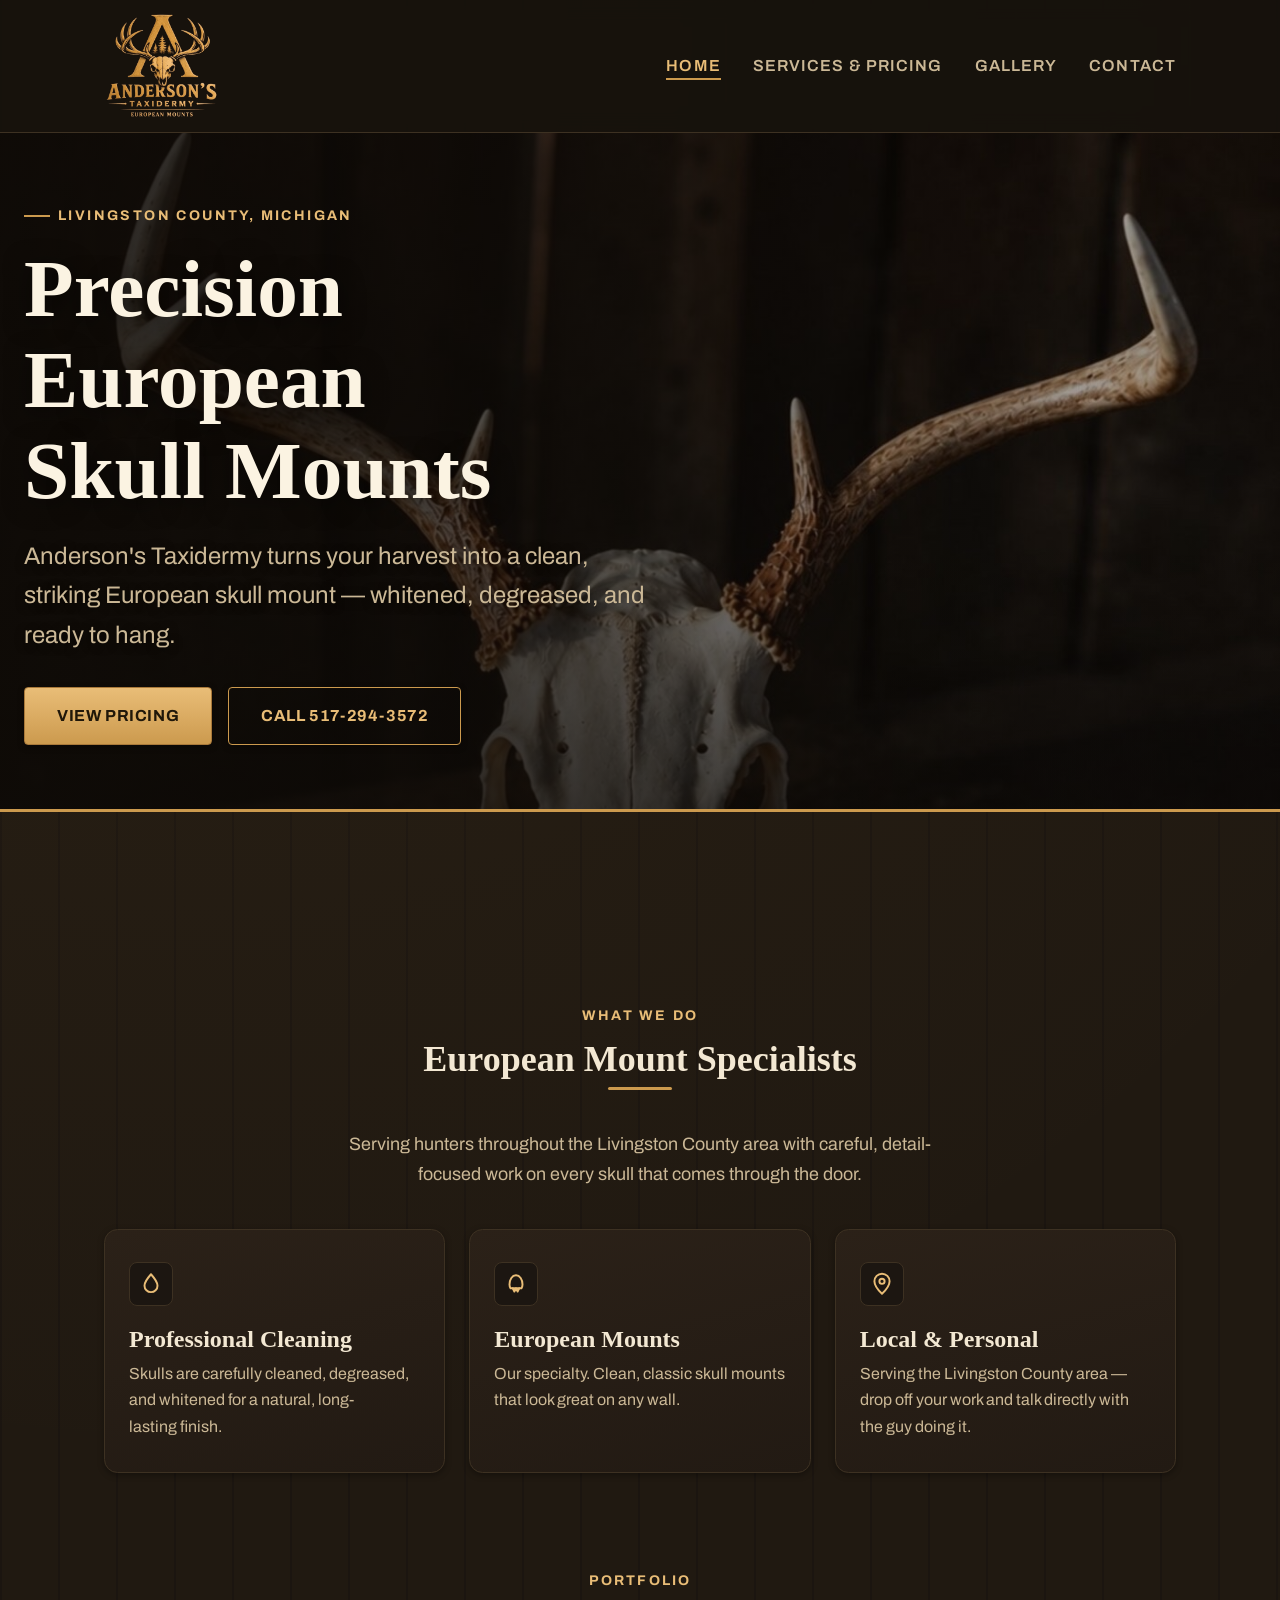
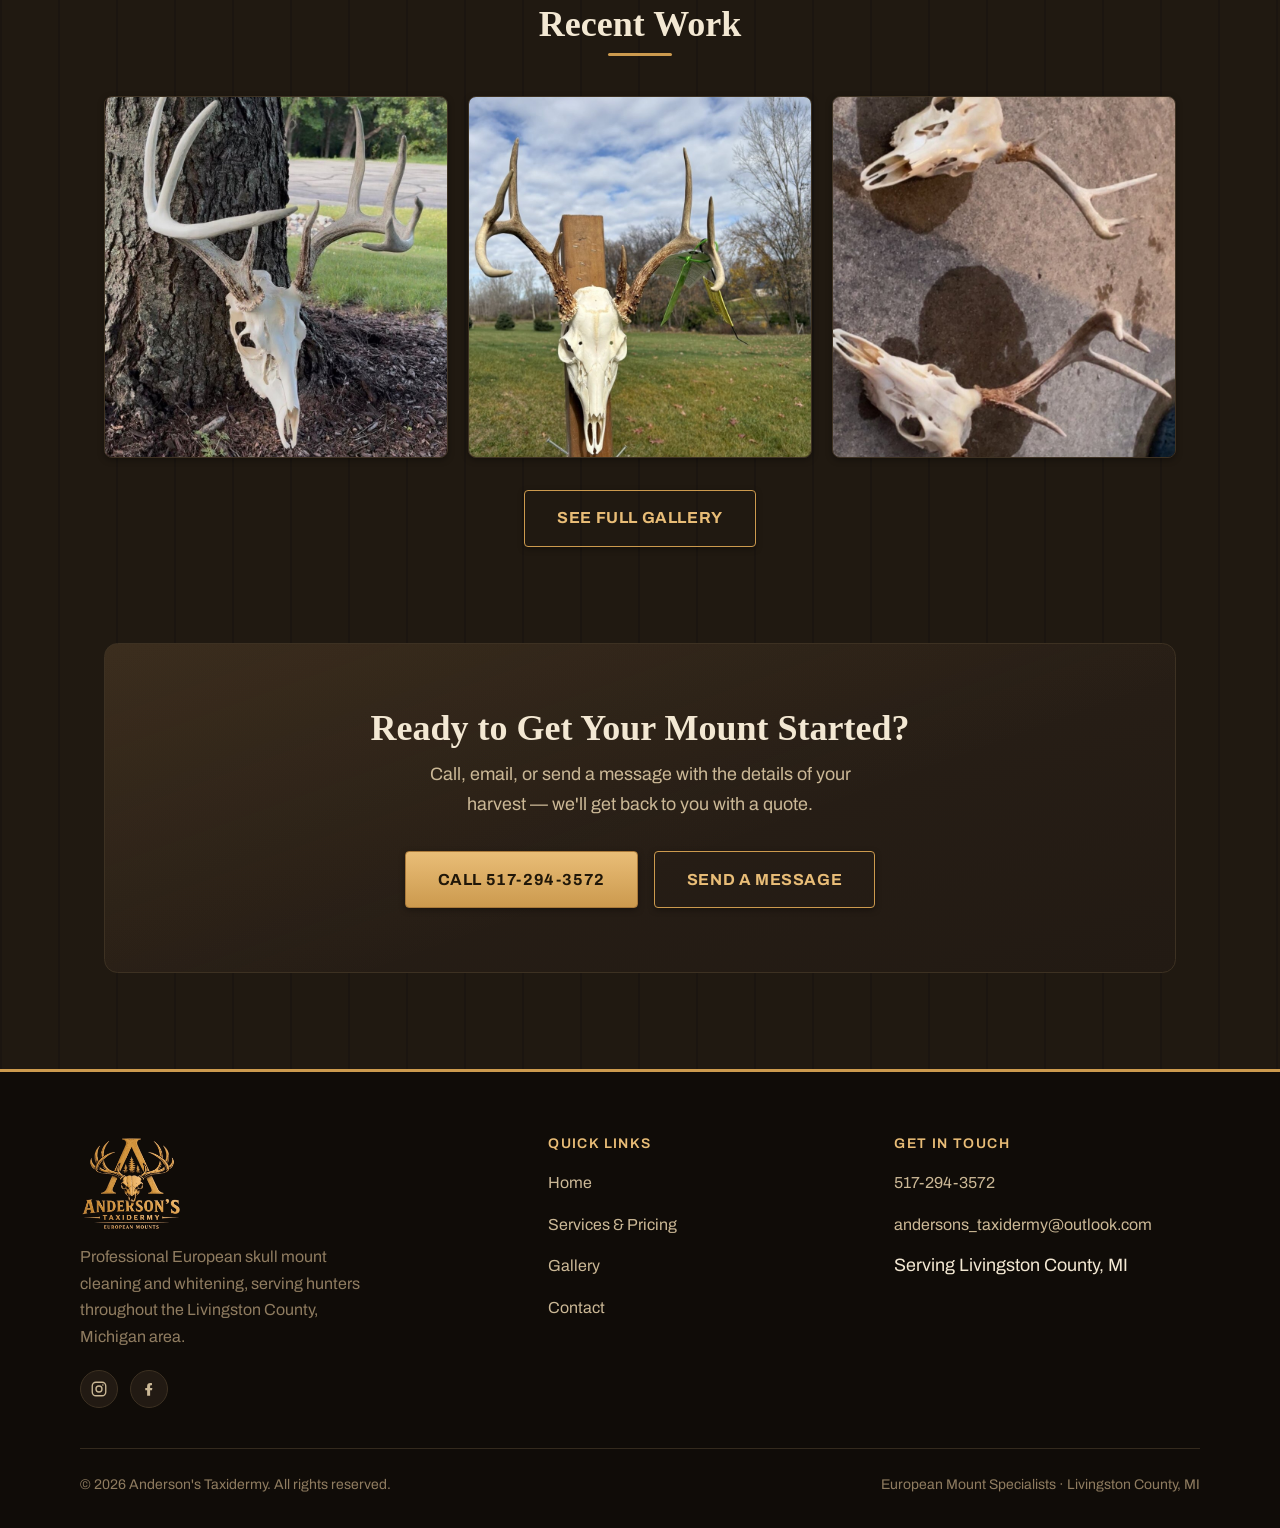
<file: index.html>
<!DOCTYPE html>
<html lang="en">
<head>
<meta charset="UTF-8">
<meta name="viewport" content="width=device-width, initial-scale=1.0">
<title>Anderson's Taxidermy | European Skull Mounts | Livingston County, MI</title>
<meta name="description" content="Anderson's Taxidermy specializes in professional European skull mount cleaning and whitening, serving hunters throughout the Livingston County, Michigan area. Call 517-294-3572.">
<link rel="canonical" href="https://andersonstaxaidermey.vercel.app/index.html">

<meta property="og:type" content="website">
<meta property="og:title" content="Anderson's Taxidermy | European Skull Mounts">
<meta property="og:description" content="Professional European skull mount cleaning and whitening, serving hunters throughout Livingston County, Michigan.">
<meta property="og:image" content="https://andersonstaxaidermey.vercel.app/images/gallery-1.jpg">
<meta property="og:url" content="https://andersonstaxaidermey.vercel.app/">
<meta name="twitter:card" content="summary_large_image">

<link rel="icon" type="image/svg+xml" href="images/favicon.svg">
<link rel="icon" type="image/png" sizes="32x32" href="images/favicon-32.png">
<link rel="apple-touch-icon" href="images/apple-touch-icon.png">

<link rel="preconnect" href="https://api.fontshare.com">
<link rel="preconnect" href="https://fonts.googleapis.com">
<link rel="preconnect" href="https://fonts.gstatic.com" crossorigin>
<link rel="stylesheet" href="https://api.fontshare.com/v2/css?f[]=gambetta@400,500,600,700&display=swap">
<link rel="stylesheet" href="https://fonts.googleapis.com/css2?family=Archivo:wght@400;500;600;700&display=swap">

<link rel="stylesheet" href="css/style.css">

<script type="application/ld+json">
{
  "@context": "https://schema.org",
  "@type": "LocalBusiness",
  "name": "Anderson's Taxidermy",
  "description": "European skull mount cleaning, whitening and specialty mounting, serving hunters throughout the Livingston County, Michigan area.",
  "telephone": "+15172943572",
  "email": "andersons_taxidermy@outlook.com",
  "areaServed": "Livingston County, Michigan",
  "url": "https://andersonstaxaidermey.vercel.app/",
  "image": "https://andersonstaxaidermey.vercel.app/images/gallery-1.jpg",
  "priceRange": "$5-$125"
}
</script>
</head>
<body>

<header class="site-header">
  <div class="header-inner">
    <a href="index.html" class="brand">
      <img src="images/logo-full.png" alt="Anderson's Taxidermy - European Mounts" class="brand-mark">
    </a>
    <button class="nav-toggle" id="nav-toggle" aria-label="Toggle menu" aria-expanded="false" aria-controls="main-nav">
      <svg viewBox="0 0 24 24" fill="none" stroke="currentColor" stroke-width="2" stroke-linecap="round">
        <path id="nav-icon-bars" d="M4 7h16M4 12h16M4 17h16"/>
      </svg>
    </button>
    <nav class="main-nav" id="main-nav">
      <ul role="list">
        <li><a href="index.html" class="active">Home</a></li>
        <li><a href="services.html">Services &amp; Pricing</a></li>
        <li><a href="gallery.html">Gallery</a></li>
        <li><a href="contact.html">Contact</a></li>
      </ul>
    </nav>
  </div>
</header>

<section class="hero">
  <div class="hero-content">
    <span class="hero-eyebrow">Livingston County, Michigan</span>
    <h1>Precision European Skull Mounts</h1>
    <p class="subtitle">Anderson's Taxidermy turns your harvest into a clean, striking European skull mount &mdash; whitened, degreased, and ready to hang.</p>
    <div class="btn-row">
      <a href="services.html" class="btn">View Pricing</a>
      <a href="tel:5172943572" class="btn btn-outline">Call 517-294-3572</a>
    </div>
  </div>
</section>

<main>

  <section>
    <span class="eyebrow">What We Do</span>
    <h2 class="section-title">European Mount Specialists</h2>
    <div class="section-rule"></div>
    <p class="lede">
      Serving hunters throughout the Livingston County area with careful, detail-focused work on
      every skull that comes through the door.
    </p>
    <div class="card-grid">
      <div class="card">
        <div class="card-icon">
          <svg viewBox="0 0 24 24" fill="none" stroke="currentColor" stroke-width="1.8" stroke-linecap="round" stroke-linejoin="round"><path d="M12 3c4 4.5 6 7.8 6 10.5a6 6 0 0 1-12 0C6 10.8 8 7.5 12 3Z"/></svg>
        </div>
        <h3>Professional Cleaning</h3>
        <p>Skulls are carefully cleaned, degreased, and whitened for a natural, long-lasting finish.</p>
      </div>
      <div class="card">
        <div class="card-icon">
          <svg viewBox="0 0 24 24" fill="none" stroke="currentColor" stroke-width="1.8" stroke-linecap="round" stroke-linejoin="round"><path d="M6 12.5C6 7.8 8.5 4 12 4s6 3.8 6 8.5c0 1.6-.4 2.7-1 3.5H7c-.6-.8-1-1.9-1-3.5Z"/><path d="M9 16l1.5 3 1.5-3 1.5 3 1.5-3"/></svg>
        </div>
        <h3>European Mounts</h3>
        <p>Our specialty. Clean, classic skull mounts that look great on any wall.</p>
      </div>
      <div class="card">
        <div class="card-icon">
          <svg viewBox="0 0 24 24" fill="none" stroke="currentColor" stroke-width="1.8" stroke-linecap="round" stroke-linejoin="round"><path d="M12 21s7-6.5 7-11.5A7 7 0 0 0 5 9.5C5 14.5 12 21 12 21Z"/><circle cx="12" cy="9.5" r="2.4"/></svg>
        </div>
        <h3>Local &amp; Personal</h3>
        <p>Serving the Livingston County area &mdash; drop off your work and talk directly with the guy doing it.</p>
      </div>
    </div>
  </section>

  <section>
    <span class="eyebrow">Portfolio</span>
    <h2 class="section-title">Recent Work</h2>
    <div class="section-rule"></div>
    <div class="gallery-grid">
      <figure>
        <img src="images/gallery-1.jpg" alt="European skull mount outdoors" loading="lazy">
      </figure>
      <figure>
        <img src="images/gallery-5.jpg" alt="Whitened whitetail European skull mount on a wooden post outdoors" loading="lazy">
      </figure>
      <figure>
        <img src="images/gallery-2.jpg" alt="Two European skull mounts on a concrete floor" loading="lazy">
      </figure>
    </div>
    <div class="link-cta">
      <a href="gallery.html" class="btn btn-outline">See Full Gallery</a>
    </div>
  </section>

  <section>
    <div class="cta-band">
      <h2>Ready to Get Your Mount Started?</h2>
      <p>Call, email, or send a message with the details of your harvest &mdash; we'll get back to you with a quote.</p>
      <div class="btn-row" style="justify-content:center;">
        <a href="tel:5172943572" class="btn">Call 517-294-3572</a>
        <a href="contact.html" class="btn btn-outline">Send a Message</a>
      </div>
    </div>
  </section>

</main>

<footer class="site-footer">
  <div class="footer-grid">
    <div class="footer-col">
      <div class="footer-brand">
        <img src="images/logo-full.png" alt="Anderson's Taxidermy logo">
      </div>
      <p>Professional European skull mount cleaning and whitening, serving hunters throughout the Livingston County, Michigan area.</p>
      <div class="footer-social">
        <a href="https://www.instagram.com/andersons_taxidermy/" target="_blank" rel="noopener" aria-label="Anderson's Taxidermy on Instagram">
          <svg viewBox="0 0 24 24" fill="none" stroke="currentColor" stroke-width="1.8"><rect x="3" y="3" width="18" height="18" rx="5"/><circle cx="12" cy="12" r="4"/><circle cx="17.2" cy="6.8" r="1" fill="currentColor" stroke="none"/></svg>
        </a>
        <a href="https://www.facebook.com/profile.php?id=61590611711029" target="_blank" rel="noopener" aria-label="Anderson's Taxidermy on Facebook">
          <svg viewBox="0 0 24 24" fill="currentColor"><path d="M13.5 21v-7.5h2.5l.5-3h-3V8.5c0-.9.3-1.5 1.6-1.5H16V4.2C15.6 4.1 14.7 4 13.7 4c-2.5 0-4.2 1.5-4.2 4.3V10.5H7v3h2.5V21h4Z"/></svg>
        </a>
      </div>
    </div>
    <div class="footer-col">
      <h4>Quick Links</h4>
      <ul role="list">
        <li><a href="index.html">Home</a></li>
        <li><a href="services.html">Services &amp; Pricing</a></li>
        <li><a href="gallery.html">Gallery</a></li>
        <li><a href="contact.html">Contact</a></li>
      </ul>
    </div>
    <div class="footer-col">
      <h4>Get In Touch</h4>
      <ul role="list">
        <li><a href="tel:5172943572">517-294-3572</a></li>
        <li><a href="mailto:andersons_taxidermy@outlook.com">andersons_taxidermy@outlook.com</a></li>
        <li>Serving Livingston County, MI</li>
      </ul>
    </div>
  </div>
  <div class="footer-bottom">
    <span>&copy; 2026 Anderson's Taxidermy. All rights reserved.</span>
    <span>European Mount Specialists &middot; Livingston County, MI</span>
  </div>
</footer>

<script src="js/main.js" defer></script>
</body>
</html>
</file>
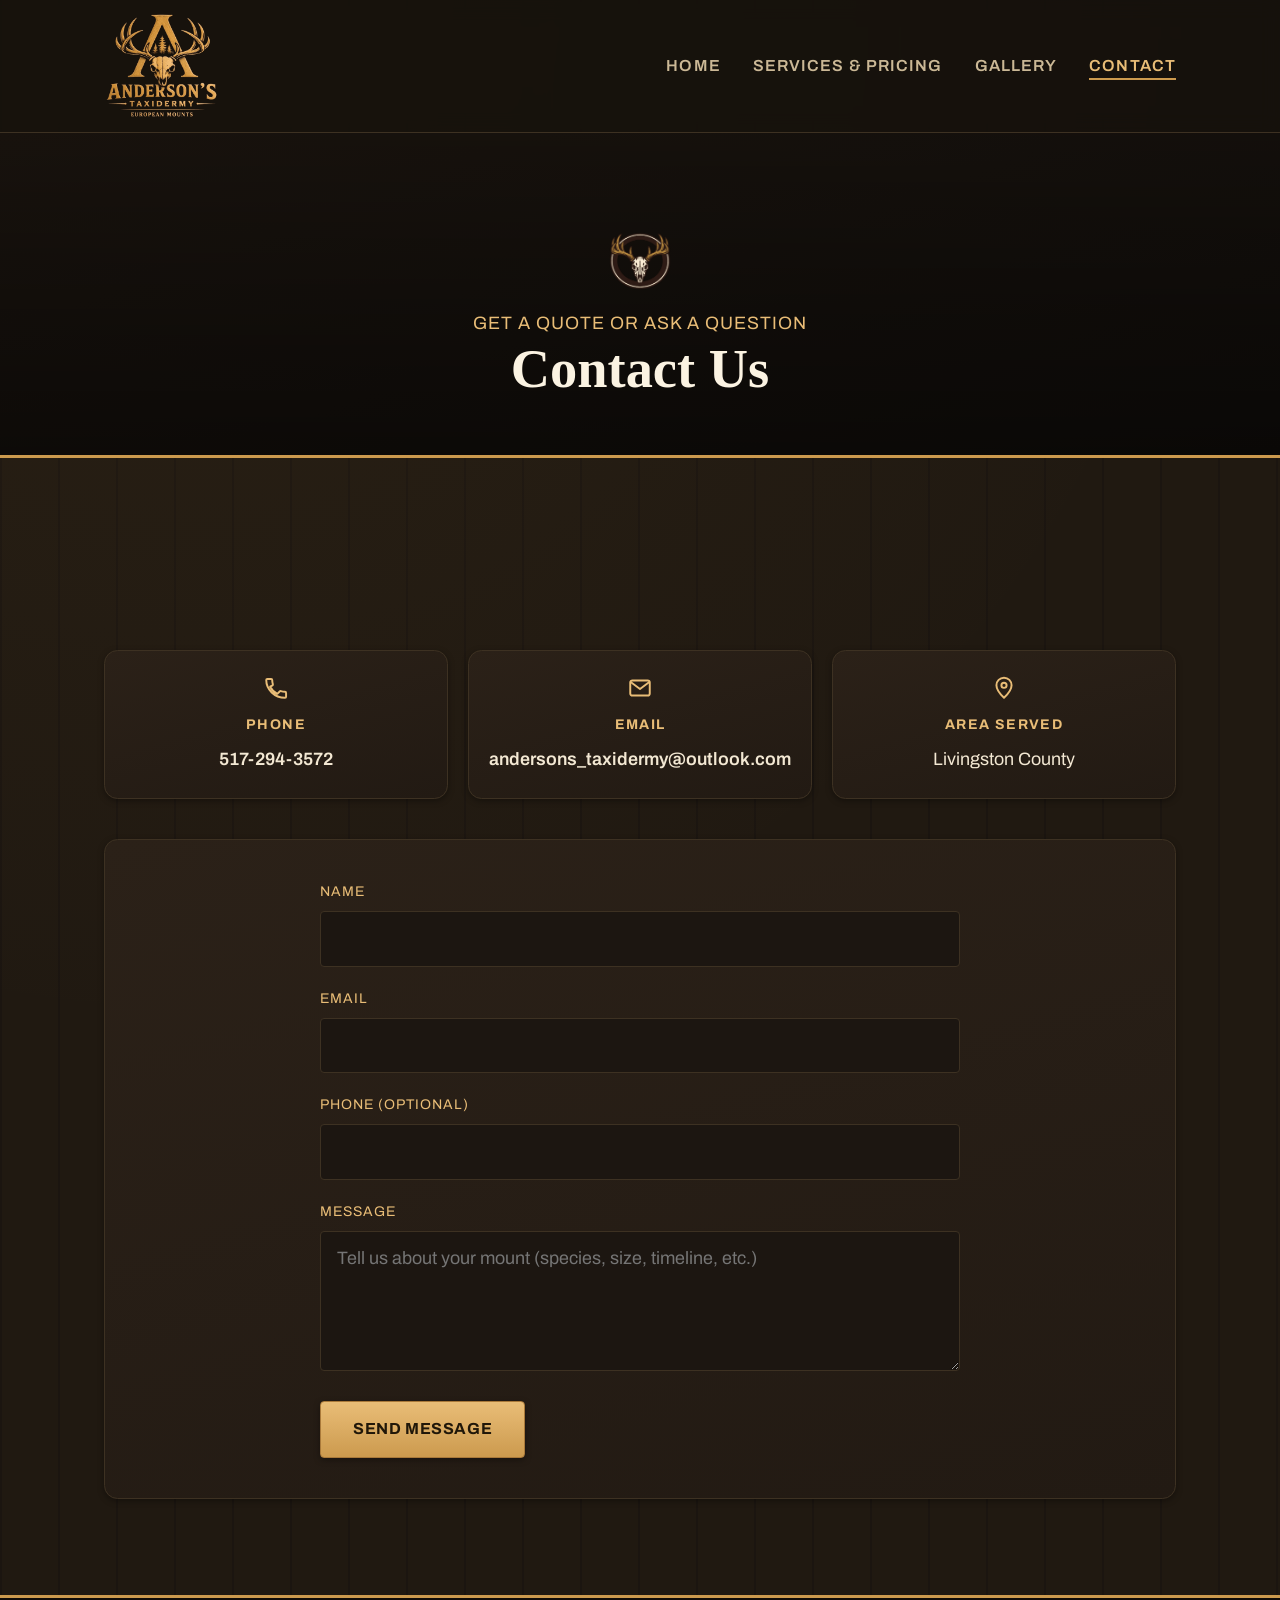
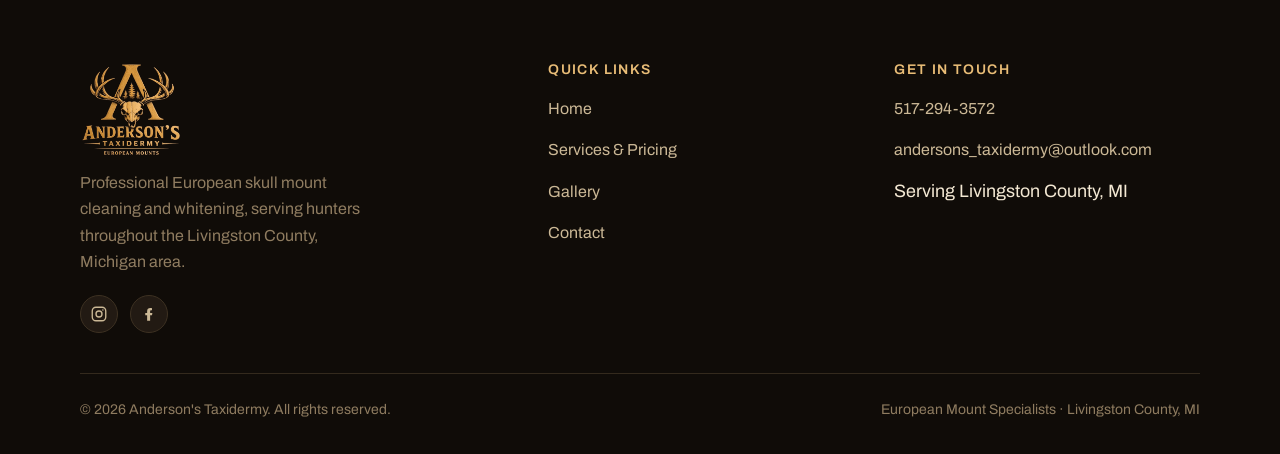
<file: contact.html>
<!DOCTYPE html>
<html lang="en">
<head>
<meta charset="UTF-8">
<meta name="viewport" content="width=device-width, initial-scale=1.0">
<title>Contact | Anderson's Taxidermy</title>
<meta name="description" content="Contact Anderson's Taxidermy for a quote on your European skull mount. Serving the Livingston County, Michigan area.">
<link rel="canonical" href="https://andersonstaxaidermey.vercel.app/contact.html">

<meta property="og:type" content="website">
<meta property="og:title" content="Contact | Anderson's Taxidermy">
<meta property="og:description" content="Get a quote on your European skull mount.">
<meta property="og:image" content="https://andersonstaxaidermey.vercel.app/images/gallery-1.jpg">
<meta property="og:url" content="https://andersonstaxaidermey.vercel.app/contact.html">
<meta name="twitter:card" content="summary_large_image">

<link rel="icon" type="image/svg+xml" href="images/favicon.svg">
<link rel="icon" type="image/png" sizes="32x32" href="images/favicon-32.png">
<link rel="apple-touch-icon" href="images/apple-touch-icon.png">

<link rel="preconnect" href="https://api.fontshare.com">
<link rel="preconnect" href="https://fonts.googleapis.com">
<link rel="preconnect" href="https://fonts.gstatic.com" crossorigin>
<link rel="stylesheet" href="https://api.fontshare.com/v2/css?f[]=gambetta@400,500,600,700&display=swap">
<link rel="stylesheet" href="https://fonts.googleapis.com/css2?family=Archivo:wght@400;500;600;700&display=swap">

<link rel="stylesheet" href="css/style.css">
</head>
<body>

<header class="site-header">
  <div class="header-inner">
    <a href="index.html" class="brand">
      <img src="images/logo-full.png" alt="Anderson's Taxidermy - European Mounts" class="brand-mark">
    </a>
    <button class="nav-toggle" id="nav-toggle" aria-label="Toggle menu" aria-expanded="false" aria-controls="main-nav">
      <svg viewBox="0 0 24 24" fill="none" stroke="currentColor" stroke-width="2" stroke-linecap="round">
        <path id="nav-icon-bars" d="M4 7h16M4 12h16M4 17h16"/>
      </svg>
    </button>
    <nav class="main-nav" id="main-nav">
      <ul role="list">
        <li><a href="index.html">Home</a></li>
        <li><a href="services.html">Services &amp; Pricing</a></li>
        <li><a href="gallery.html">Gallery</a></li>
        <li><a href="contact.html" class="active">Contact</a></li>
      </ul>
    </nav>
  </div>
</header>

<section class="page-hero">
  <div class="page-hero-content">
    <img src="images/logo-badge.png" alt="Anderson's Taxidermy crest" class="crest">
    <p class="subtitle">Get a Quote or Ask a Question</p>
    <h1>Contact Us</h1>
  </div>
</section>

<main>

  <section>
    <div class="contact-info-row">
      <div class="card">
        <svg viewBox="0 0 24 24" fill="none" stroke="currentColor" stroke-width="1.8" stroke-linecap="round" stroke-linejoin="round"><path d="M6.6 10.8c1.4 2.8 3.8 5.2 6.6 6.6l2.2-2.2c.3-.3.7-.4 1.1-.3 1.2.4 2.5.6 3.8.6.6 0 1 .4 1 1V20c0 .6-.4 1-1 1C10.6 21 3 13.4 3 4.7c0-.6.4-1 1-1h3.5c.6 0 1 .4 1 1 0 1.3.2 2.6.6 3.8.1.4 0 .8-.3 1.1L6.6 10.8Z"/></svg>
        <strong>Phone</strong>
        <a href="tel:5172943572">517-294-3572</a>
      </div>
      <div class="card">
        <svg viewBox="0 0 24 24" fill="none" stroke="currentColor" stroke-width="1.8" stroke-linecap="round" stroke-linejoin="round"><rect x="3" y="5" width="18" height="14" rx="2"/><path d="M4 7l8 6 8-6"/></svg>
        <strong>Email</strong>
        <a href="mailto:andersons_taxidermy@outlook.com">andersons_taxidermy@outlook.com</a>
      </div>
      <div class="card">
        <svg viewBox="0 0 24 24" fill="none" stroke="currentColor" stroke-width="1.8" stroke-linecap="round" stroke-linejoin="round"><path d="M12 21s7-6.5 7-11.5A7 7 0 0 0 5 9.5C5 14.5 12 21 12 21Z"/><circle cx="12" cy="9.5" r="2.4"/></svg>
        <strong>Area Served</strong>
        Livingston County
      </div>
    </div>

    <div class="panel">
      <form id="contact-form" class="contact-form"
            action="https://formspree.io/f/YOUR_FORM_ID"
            method="POST">

        <div class="form-row">
          <label for="name">Name</label>
          <input type="text" id="name" name="name" required>
        </div>

        <div class="form-row">
          <label for="email">Email</label>
          <input type="email" id="email" name="email" required>
        </div>

        <div class="form-row">
          <label for="phone">Phone (optional)</label>
          <input type="tel" id="phone" name="phone">
        </div>

        <div class="form-row">
          <label for="message">Message</label>
          <textarea id="message" name="message" required placeholder="Tell us about your mount (species, size, timeline, etc.)"></textarea>
        </div>

        <!-- Spam honeypot field - keep hidden, real users won't fill it in -->
        <input type="text" name="_gotcha" style="display:none" tabindex="-1" autocomplete="off">

        <!-- Sets the subject line of the email Formspree sends -->
        <input type="hidden" name="_subject" value="New inquiry from Anderson's Taxidermy website">

        <button type="submit" class="btn">Send Message</button>

        <div id="form-status" class="form-status" role="status"></div>
      </form>
    </div>
  </section>

</main>

<footer class="site-footer">
  <div class="footer-grid">
    <div class="footer-col">
      <div class="footer-brand">
        <img src="images/logo-full.png" alt="Anderson's Taxidermy logo">
      </div>
      <p>Professional European skull mount cleaning and whitening, serving hunters throughout the Livingston County, Michigan area.</p>
      <div class="footer-social">
        <a href="https://www.instagram.com/andersons_taxidermy/" target="_blank" rel="noopener" aria-label="Anderson's Taxidermy on Instagram">
          <svg viewBox="0 0 24 24" fill="none" stroke="currentColor" stroke-width="1.8"><rect x="3" y="3" width="18" height="18" rx="5"/><circle cx="12" cy="12" r="4"/><circle cx="17.2" cy="6.8" r="1" fill="currentColor" stroke="none"/></svg>
        </a>
        <a href="https://www.facebook.com/profile.php?id=61590611711029" target="_blank" rel="noopener" aria-label="Anderson's Taxidermy on Facebook">
          <svg viewBox="0 0 24 24" fill="currentColor"><path d="M13.5 21v-7.5h2.5l.5-3h-3V8.5c0-.9.3-1.5 1.6-1.5H16V4.2C15.6 4.1 14.7 4 13.7 4c-2.5 0-4.2 1.5-4.2 4.3V10.5H7v3h2.5V21h4Z"/></svg>
        </a>
      </div>
    </div>
    <div class="footer-col">
      <h4>Quick Links</h4>
      <ul role="list">
        <li><a href="index.html">Home</a></li>
        <li><a href="services.html">Services &amp; Pricing</a></li>
        <li><a href="gallery.html">Gallery</a></li>
        <li><a href="contact.html">Contact</a></li>
      </ul>
    </div>
    <div class="footer-col">
      <h4>Get In Touch</h4>
      <ul role="list">
        <li><a href="tel:5172943572">517-294-3572</a></li>
        <li><a href="mailto:andersons_taxidermy@outlook.com">andersons_taxidermy@outlook.com</a></li>
        <li>Serving Livingston County, MI</li>
      </ul>
    </div>
  </div>
  <div class="footer-bottom">
    <span>&copy; 2026 Anderson's Taxidermy. All rights reserved.</span>
    <span>European Mount Specialists &middot; Livingston County, MI</span>
  </div>
</footer>

<script src="js/main.js" defer></script>
<script>
  // Submits the form to Formspree via fetch so the visitor gets an inline
  // success/error message instead of being redirected off the site.
  const form = document.getElementById('contact-form');
  const status = document.getElementById('form-status');

  form.addEventListener('submit', async function (e) {
    e.preventDefault();
    const submitBtn = form.querySelector('button[type="submit"]');
    submitBtn.disabled = true;
    submitBtn.textContent = 'Sending...';
    status.className = 'form-status';
    status.textContent = '';

    try {
      const response = await fetch(form.action, {
        method: 'POST',
        body: new FormData(form),
        headers: { 'Accept': 'application/json' }
      });

      if (response.ok) {
        status.className = 'form-status success';
        status.textContent = "Thanks! Your message has been sent — we'll get back to you soon.";
        form.reset();
      } else {
        const data = await response.json().catch(() => null);
        const msg = data && data.errors ? data.errors.map(er => er.message).join(', ') : null;
        status.className = 'form-status error';
        status.textContent = msg || 'Something went wrong sending your message. Please call or email us directly.';
      }
    } catch (err) {
      status.className = 'form-status error';
      status.textContent = 'Something went wrong sending your message. Please call or email us directly.';
    }

    submitBtn.disabled = false;
    submitBtn.textContent = 'Send Message';
  });
</script>

</body>
</html>
</file>
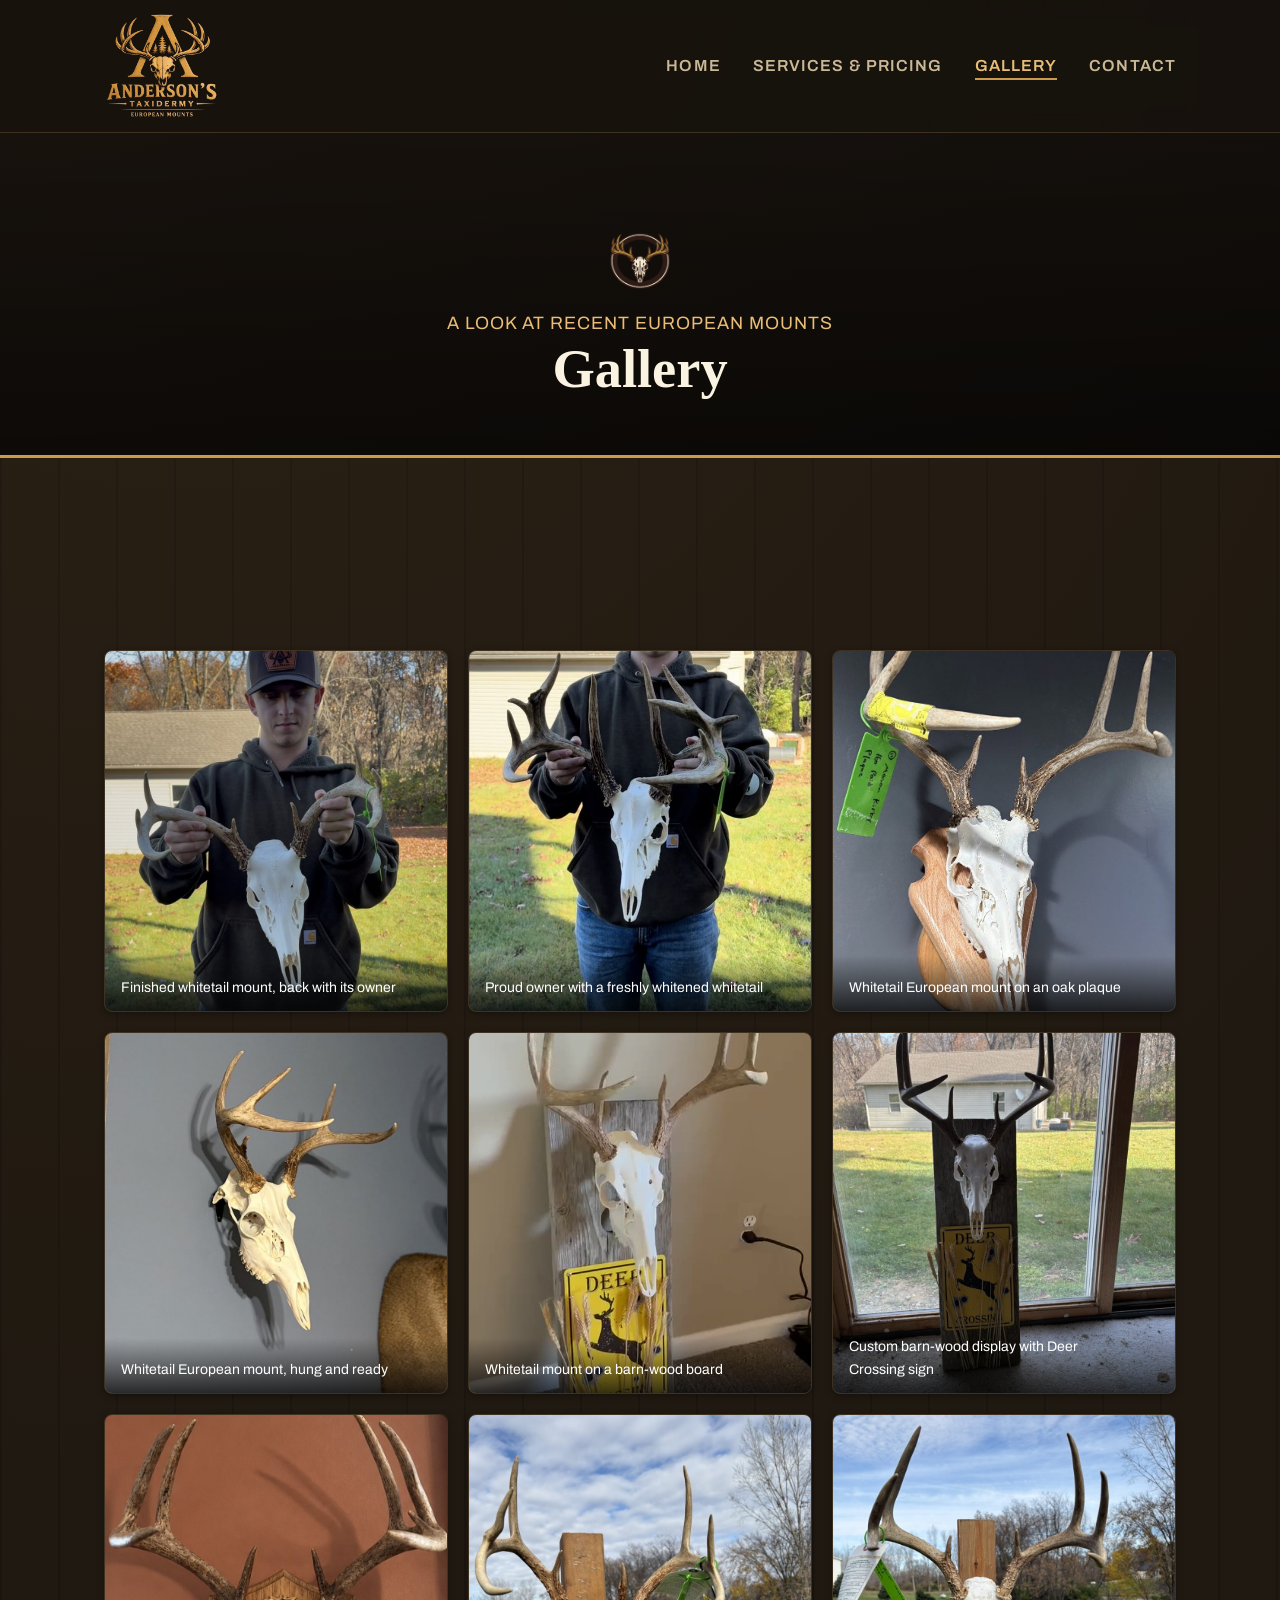
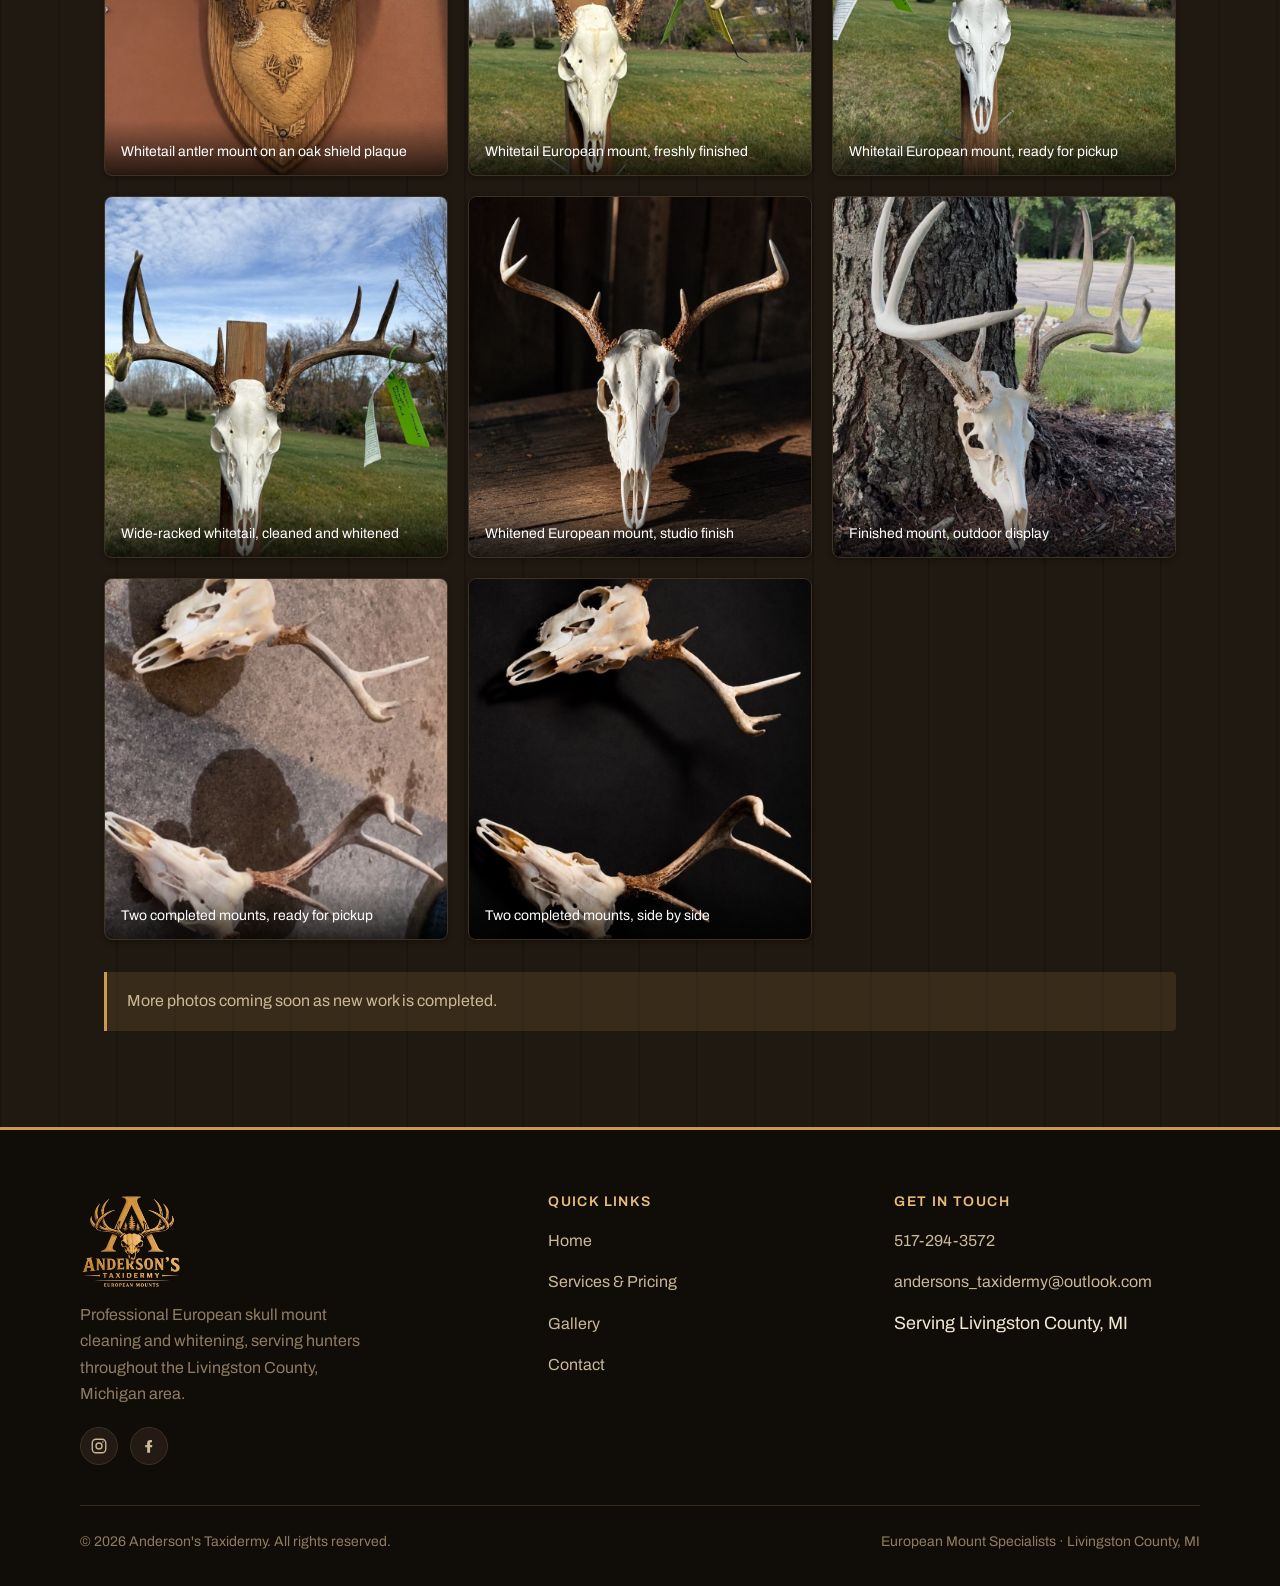
<file: gallery.html>
<!DOCTYPE html>
<html lang="en">
<head>
<meta charset="UTF-8">
<meta name="viewport" content="width=device-width, initial-scale=1.0">
<title>Gallery | Anderson's Taxidermy</title>
<meta name="description" content="Photo gallery of European mount taxidermy work by Anderson's Taxidermy, serving Livingston County, Michigan.">
<link rel="canonical" href="https://andersonstaxaidermey.vercel.app/gallery.html">

<meta property="og:type" content="website">
<meta property="og:title" content="Gallery | Anderson's Taxidermy">
<meta property="og:description" content="Photo gallery of European mount taxidermy work.">
<meta property="og:image" content="https://andersonstaxaidermey.vercel.app/images/gallery-2.jpg">
<meta property="og:url" content="https://andersonstaxaidermey.vercel.app/gallery.html">
<meta name="twitter:card" content="summary_large_image">

<link rel="icon" type="image/svg+xml" href="images/favicon.svg">
<link rel="icon" type="image/png" sizes="32x32" href="images/favicon-32.png">
<link rel="apple-touch-icon" href="images/apple-touch-icon.png">

<link rel="preconnect" href="https://api.fontshare.com">
<link rel="preconnect" href="https://fonts.googleapis.com">
<link rel="preconnect" href="https://fonts.gstatic.com" crossorigin>
<link rel="stylesheet" href="https://api.fontshare.com/v2/css?f[]=gambetta@400,500,600,700&display=swap">
<link rel="stylesheet" href="https://fonts.googleapis.com/css2?family=Archivo:wght@400;500;600;700&display=swap">

<link rel="stylesheet" href="css/style.css">
</head>
<body>

<header class="site-header">
  <div class="header-inner">
    <a href="index.html" class="brand">
      <img src="images/logo-full.png" alt="Anderson's Taxidermy - European Mounts" class="brand-mark">
    </a>
    <button class="nav-toggle" id="nav-toggle" aria-label="Toggle menu" aria-expanded="false" aria-controls="main-nav">
      <svg viewBox="0 0 24 24" fill="none" stroke="currentColor" stroke-width="2" stroke-linecap="round">
        <path id="nav-icon-bars" d="M4 7h16M4 12h16M4 17h16"/>
      </svg>
    </button>
    <nav class="main-nav" id="main-nav">
      <ul role="list">
        <li><a href="index.html">Home</a></li>
        <li><a href="services.html">Services &amp; Pricing</a></li>
        <li><a href="gallery.html" class="active">Gallery</a></li>
        <li><a href="contact.html">Contact</a></li>
      </ul>
    </nav>
  </div>
</header>

<section class="page-hero">
  <div class="page-hero-content">
    <img src="images/logo-badge.png" alt="Anderson's Taxidermy crest" class="crest">
    <p class="subtitle">A Look at Recent European Mounts</p>
    <h1>Gallery</h1>
  </div>
</section>

<main>
  <section>
    <div class="gallery-grid">
      <figure>
        <img src="images/gallery-13.jpg" alt="Hunter holding a finished whitetail European skull mount outdoors" loading="lazy">
        <figcaption>Finished whitetail mount, back with its owner</figcaption>
      </figure>
      <figure>
        <img src="images/gallery-12.jpg" alt="Hunter standing in a yard holding a whitened whitetail European skull mount" loading="lazy">
        <figcaption>Proud owner with a freshly whitened whitetail</figcaption>
      </figure>
      <figure>
        <img src="images/gallery-11.jpg" alt="Whitetail European skull mount on an oak pedestal plaque hanging on a wall" loading="lazy">
        <figcaption>Whitetail European mount on an oak plaque</figcaption>
      </figure>
      <figure>
        <img src="images/gallery-10.jpg" alt="Whitetail European skull mount hanging on a gray wall" loading="lazy">
        <figcaption>Whitetail European mount, hung and ready</figcaption>
      </figure>
      <figure>
        <video src="images/gallery-video-1.mp4" poster="images/gallery-video-1-poster.jpg" autoplay muted loop playsinline preload="metadata" aria-label="Short video of a whitetail European skull mount on a barn-wood board with a Deer Crossing sign and wheat stalks"></video>
        <figcaption>Whitetail mount on a barn-wood board</figcaption>
      </figure>
      <figure>
        <img src="images/gallery-8.jpg" alt="Whitetail European skull mount on a weathered barn-wood board with a yellow Deer Crossing sign and wheat stalks" loading="lazy">
        <figcaption>Custom barn-wood display with Deer Crossing sign</figcaption>
      </figure>
      <figure>
        <img src="images/gallery-9.jpg" alt="Whitetail antlers mounted on an oak shield plaque, hanging on a terracotta wall" loading="lazy">
        <figcaption>Whitetail antler mount on an oak shield plaque</figcaption>
      </figure>
      <figure>
        <img src="images/gallery-5.jpg" alt="Whitened whitetail European skull mount on a wooden post outdoors" loading="lazy">
        <figcaption>Whitetail European mount, freshly finished</figcaption>
      </figure>
      <figure>
        <img src="images/gallery-6.jpg" alt="Whitetail European skull mount with tall tines on a wooden post outdoors" loading="lazy">
        <figcaption>Whitetail European mount, ready for pickup</figcaption>
      </figure>
      <figure>
        <img src="images/gallery-7.jpg" alt="Wide-spread whitetail European skull mount on a wooden post outdoors" loading="lazy">
        <figcaption>Wide-racked whitetail, cleaned and whitened</figcaption>
      </figure>
      <figure>
        <img src="images/gallery-4.jpg" alt="European skull mount, whitened, on a wood table" loading="lazy">
        <figcaption>Whitened European mount, studio finish</figcaption>
      </figure>
      <figure>
        <img src="images/gallery-1.jpg" alt="European skull mount hanging outdoors on a tree" loading="lazy">
        <figcaption>Finished mount, outdoor display</figcaption>
      </figure>
      <figure>
        <img src="images/gallery-2.jpg" alt="Two European skull mounts photographed on a concrete floor" loading="lazy">
        <figcaption>Two completed mounts, ready for pickup</figcaption>
      </figure>
      <figure>
        <img src="images/gallery-3.jpg" alt="Two European skull mounts photographed on black background" loading="lazy">
        <figcaption>Two completed mounts, side by side</figcaption>
      </figure>
    </div>
    <div class="note-box" style="margin-top: 2rem;">
      More photos coming soon as new work is completed.
    </div>
  </section>
</main>

<footer class="site-footer">
  <div class="footer-grid">
    <div class="footer-col">
      <div class="footer-brand">
        <img src="images/logo-full.png" alt="Anderson's Taxidermy logo">
      </div>
      <p>Professional European skull mount cleaning and whitening, serving hunters throughout the Livingston County, Michigan area.</p>
      <div class="footer-social">
        <a href="https://www.instagram.com/andersons_taxidermy/" target="_blank" rel="noopener" aria-label="Anderson's Taxidermy on Instagram">
          <svg viewBox="0 0 24 24" fill="none" stroke="currentColor" stroke-width="1.8"><rect x="3" y="3" width="18" height="18" rx="5"/><circle cx="12" cy="12" r="4"/><circle cx="17.2" cy="6.8" r="1" fill="currentColor" stroke="none"/></svg>
        </a>
        <a href="https://www.facebook.com/profile.php?id=61590611711029" target="_blank" rel="noopener" aria-label="Anderson's Taxidermy on Facebook">
          <svg viewBox="0 0 24 24" fill="currentColor"><path d="M13.5 21v-7.5h2.5l.5-3h-3V8.5c0-.9.3-1.5 1.6-1.5H16V4.2C15.6 4.1 14.7 4 13.7 4c-2.5 0-4.2 1.5-4.2 4.3V10.5H7v3h2.5V21h4Z"/></svg>
        </a>
      </div>
    </div>
    <div class="footer-col">
      <h4>Quick Links</h4>
      <ul role="list">
        <li><a href="index.html">Home</a></li>
        <li><a href="services.html">Services &amp; Pricing</a></li>
        <li><a href="gallery.html">Gallery</a></li>
        <li><a href="contact.html">Contact</a></li>
      </ul>
    </div>
    <div class="footer-col">
      <h4>Get In Touch</h4>
      <ul role="list">
        <li><a href="tel:5172943572">517-294-3572</a></li>
        <li><a href="mailto:andersons_taxidermy@outlook.com">andersons_taxidermy@outlook.com</a></li>
        <li>Serving Livingston County, MI</li>
      </ul>
    </div>
  </div>
  <div class="footer-bottom">
    <span>&copy; 2026 Anderson's Taxidermy. All rights reserved.</span>
    <span>European Mount Specialists &middot; Livingston County, MI</span>
  </div>
</footer>

<script src="js/main.js" defer></script>
</body>
</html>
</file>
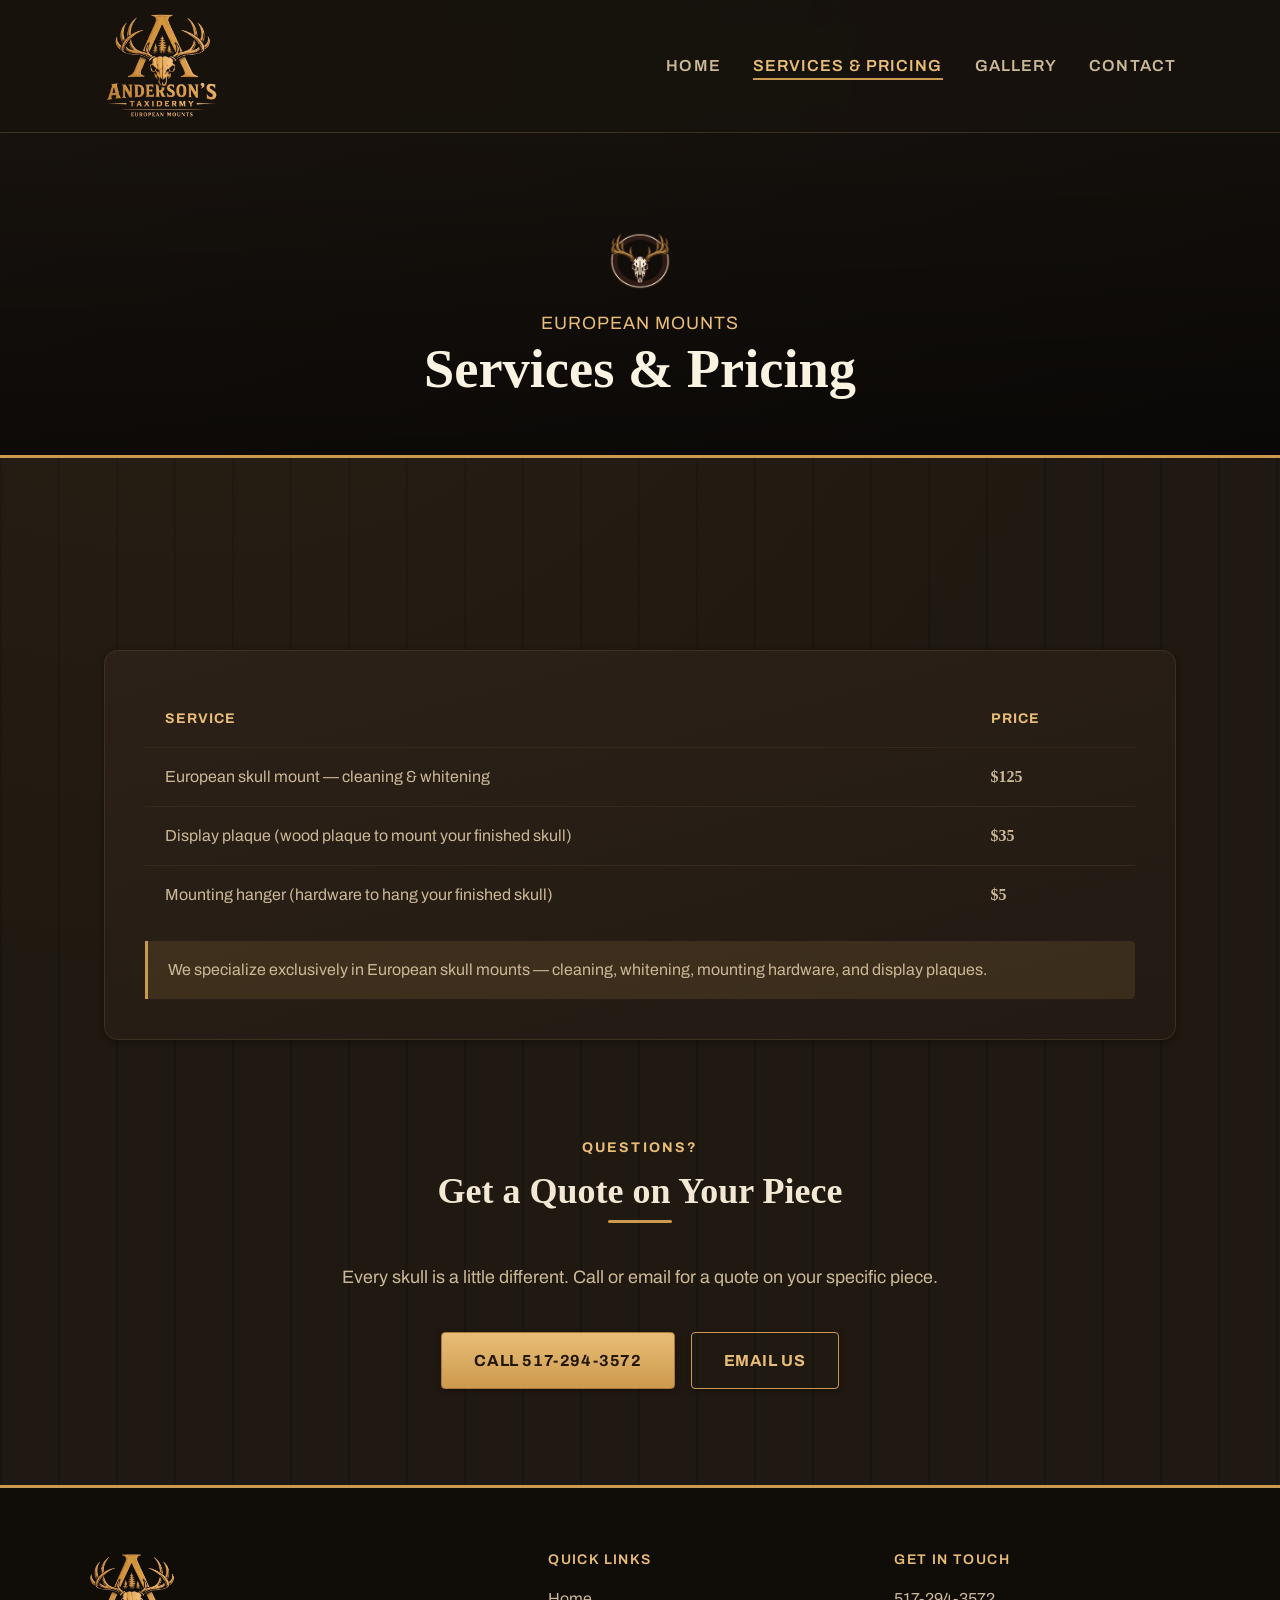
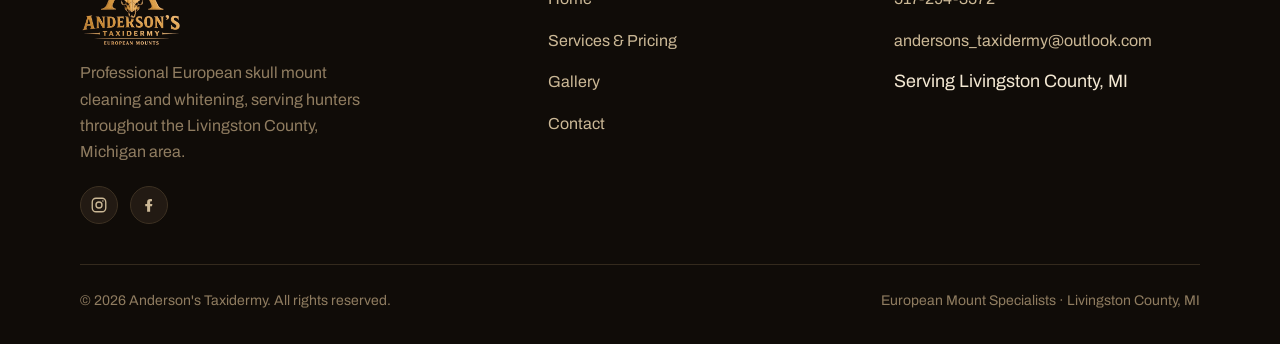
<file: services.html>
<!DOCTYPE html>
<html lang="en">
<head>
<meta charset="UTF-8">
<meta name="viewport" content="width=device-width, initial-scale=1.0">
<title>Services &amp; Pricing | Anderson's Taxidermy</title>
<meta name="description" content="European skull mount cleaning, whitening, and mounting hardware pricing at Anderson's Taxidermy, serving Livingston County, Michigan.">
<link rel="canonical" href="https://andersonstaxaidermey.vercel.app/services.html">

<meta property="og:type" content="website">
<meta property="og:title" content="Services &amp; Pricing | Anderson's Taxidermy">
<meta property="og:description" content="European skull mount cleaning, whitening, mounting hardware, and display plaque pricing.">
<meta property="og:image" content="https://andersonstaxaidermey.vercel.app/images/hero-mount.jpg">
<meta property="og:url" content="https://andersonstaxaidermey.vercel.app/services.html">
<meta name="twitter:card" content="summary_large_image">

<link rel="icon" type="image/svg+xml" href="images/favicon.svg">
<link rel="icon" type="image/png" sizes="32x32" href="images/favicon-32.png">
<link rel="apple-touch-icon" href="images/apple-touch-icon.png">

<link rel="preconnect" href="https://api.fontshare.com">
<link rel="preconnect" href="https://fonts.googleapis.com">
<link rel="preconnect" href="https://fonts.gstatic.com" crossorigin>
<link rel="stylesheet" href="https://api.fontshare.com/v2/css?f[]=gambetta@400,500,600,700&display=swap">
<link rel="stylesheet" href="https://fonts.googleapis.com/css2?family=Archivo:wght@400;500;600;700&display=swap">

<link rel="stylesheet" href="css/style.css">
</head>
<body>

<header class="site-header">
  <div class="header-inner">
    <a href="index.html" class="brand">
      <img src="images/logo-full.png" alt="Anderson's Taxidermy - European Mounts" class="brand-mark">
    </a>
    <button class="nav-toggle" id="nav-toggle" aria-label="Toggle menu" aria-expanded="false" aria-controls="main-nav">
      <svg viewBox="0 0 24 24" fill="none" stroke="currentColor" stroke-width="2" stroke-linecap="round">
        <path id="nav-icon-bars" d="M4 7h16M4 12h16M4 17h16"/>
      </svg>
    </button>
    <nav class="main-nav" id="main-nav">
      <ul role="list">
        <li><a href="index.html">Home</a></li>
        <li><a href="services.html" class="active">Services &amp; Pricing</a></li>
        <li><a href="gallery.html">Gallery</a></li>
        <li><a href="contact.html">Contact</a></li>
      </ul>
    </nav>
  </div>
</header>

<section class="page-hero">
  <div class="page-hero-content">
    <img src="images/logo-badge.png" alt="Anderson's Taxidermy crest" class="crest">
    <p class="subtitle">European Mounts</p>
    <h1>Services &amp; Pricing</h1>
  </div>
</section>

<main>

  <section>
    <div class="panel">
      <table class="pricing-table">
        <thead>
          <tr>
            <th>Service</th>
            <th>Price</th>
          </tr>
        </thead>
        <tbody>
          <tr>
            <td>European skull mount &mdash; cleaning &amp; whitening</td>
            <td class="price">$125</td>
          </tr>
          <tr>
            <td>Display plaque (wood plaque to mount your finished skull)</td>
            <td class="price">$35</td>
          </tr>
          <tr>
            <td>Mounting hanger (hardware to hang your finished skull)</td>
            <td class="price">$5</td>
          </tr>
        </tbody>
      </table>
      <div class="note-box">
        We specialize exclusively in European skull mounts &mdash; cleaning, whitening, mounting
        hardware, and display plaques.
      </div>
    </div>
  </section>

  <section>
    <span class="eyebrow">Questions?</span>
    <h2 class="section-title">Get a Quote on Your Piece</h2>
    <div class="section-rule"></div>
    <p class="lede">
      Every skull is a little different. Call or email for a quote on your specific piece.
    </p>
    <div class="link-cta">
      <div class="btn-row" style="justify-content:center;">
        <a href="tel:5172943572" class="btn">Call 517-294-3572</a>
        <a href="mailto:andersons_taxidermy@outlook.com" class="btn btn-outline">Email Us</a>
      </div>
    </div>
  </section>

</main>

<footer class="site-footer">
  <div class="footer-grid">
    <div class="footer-col">
      <div class="footer-brand">
        <img src="images/logo-full.png" alt="Anderson's Taxidermy logo">
      </div>
      <p>Professional European skull mount cleaning and whitening, serving hunters throughout the Livingston County, Michigan area.</p>
      <div class="footer-social">
        <a href="https://www.instagram.com/andersons_taxidermy/" target="_blank" rel="noopener" aria-label="Anderson's Taxidermy on Instagram">
          <svg viewBox="0 0 24 24" fill="none" stroke="currentColor" stroke-width="1.8"><rect x="3" y="3" width="18" height="18" rx="5"/><circle cx="12" cy="12" r="4"/><circle cx="17.2" cy="6.8" r="1" fill="currentColor" stroke="none"/></svg>
        </a>
        <a href="https://www.facebook.com/profile.php?id=61590611711029" target="_blank" rel="noopener" aria-label="Anderson's Taxidermy on Facebook">
          <svg viewBox="0 0 24 24" fill="currentColor"><path d="M13.5 21v-7.5h2.5l.5-3h-3V8.5c0-.9.3-1.5 1.6-1.5H16V4.2C15.6 4.1 14.7 4 13.7 4c-2.5 0-4.2 1.5-4.2 4.3V10.5H7v3h2.5V21h4Z"/></svg>
        </a>
      </div>
    </div>
    <div class="footer-col">
      <h4>Quick Links</h4>
      <ul role="list">
        <li><a href="index.html">Home</a></li>
        <li><a href="services.html">Services &amp; Pricing</a></li>
        <li><a href="gallery.html">Gallery</a></li>
        <li><a href="contact.html">Contact</a></li>
      </ul>
    </div>
    <div class="footer-col">
      <h4>Get In Touch</h4>
      <ul role="list">
        <li><a href="tel:5172943572">517-294-3572</a></li>
        <li><a href="mailto:andersons_taxidermy@outlook.com">andersons_taxidermy@outlook.com</a></li>
        <li>Serving Livingston County, MI</li>
      </ul>
    </div>
  </div>
  <div class="footer-bottom">
    <span>&copy; 2026 Anderson's Taxidermy. All rights reserved.</span>
    <span>European Mount Specialists &middot; Livingston County, MI</span>
  </div>
</footer>

<script src="js/main.js" defer></script>
</body>
</html>
</file>
<file: css/style.css>
/* ============================================================
   Anderson's Taxidermy — European Mounts, Livingston County MI
   Design system: rugged wood/brass palette, Gambetta + Archivo
   ============================================================ */

/* ---------- Base reset ---------- */
*, *::before, *::after { box-sizing: border-box; margin: 0; padding: 0; }

html {
  -webkit-text-size-adjust: none;
  text-size-adjust: none;
  -webkit-font-smoothing: antialiased;
  -moz-osx-font-smoothing: grayscale;
  text-rendering: optimizeLegibility;
  scroll-behavior: smooth;
  scroll-padding-top: 5.5rem;
}

img, picture, svg { display: block; max-width: 100%; height: auto; }
ul[role="list"] { list-style: none; }
button, input, textarea, select { font: inherit; color: inherit; }

::selection { background: rgba(201, 151, 79, 0.35); color: #fff; }
:focus-visible { outline: 2px solid var(--color-primary); outline-offset: 3px; border-radius: 3px; }

@media (prefers-reduced-motion: reduce) {
  *, *::before, *::after {
    animation-duration: 0.01ms !important;
    animation-iteration-count: 1 !important;
    transition-duration: 0.01ms !important;
    scroll-behavior: auto !important;
  }
}

/* ---------- Design tokens ---------- */
:root {
  /* Type scale (fluid) */
  --text-xs: clamp(0.78rem, 0.74rem + 0.2vw, 0.875rem);
  --text-sm: clamp(0.9rem, 0.85rem + 0.25vw, 1rem);
  --text-base: clamp(1rem, 0.96rem + 0.2vw, 1.125rem);
  --text-lg: clamp(1.2rem, 1.05rem + 0.6vw, 1.5rem);
  --text-xl: clamp(1.6rem, 1.3rem + 1.2vw, 2.25rem);
  --text-2xl: clamp(2.1rem, 1.4rem + 2.6vw, 3.4rem);
  --text-hero: clamp(2.6rem, 1.4rem + 4.6vw, 5.2rem);

  /* Spacing (4px base) */
  --space-1: 0.25rem;
  --space-2: 0.5rem;
  --space-3: 0.75rem;
  --space-4: 1rem;
  --space-5: 1.25rem;
  --space-6: 1.5rem;
  --space-8: 2rem;
  --space-10: 2.5rem;
  --space-12: 3rem;
  --space-16: 4rem;
  --space-20: 5rem;
  --space-24: 6rem;
  --space-32: 8rem;

  /* Colors — rugged wood / brass */
  --color-bg: #16120e;
  --color-surface: #221a13;
  --color-surface-2: #2b2118;
  --color-surface-offset: #1c1611;
  --color-border: #3d3122;
  --color-divider: #342a1d;

  --color-text: #f3e8d3;
  --color-text-muted: #cbb896;
  --color-text-faint: #8f7c60;
  --color-text-inverse: #1c140c;

  --color-primary: #cc9a4e;
  --color-primary-bright: #e9bd77;
  --color-primary-hover: #e9bd77;
  --color-primary-active: #a9793a;
  --color-primary-highlight: rgba(204, 154, 78, 0.14);

  --color-success: #6c8f4e;
  --color-error: #b45c4a;

  --radius-sm: 0.25rem;
  --radius-md: 0.5rem;
  --radius-lg: 0.85rem;
  --radius-full: 9999px;

  --shadow-sm: 0 2px 6px rgba(0, 0, 0, 0.35);
  --shadow-md: 0 10px 28px rgba(0, 0, 0, 0.45);
  --shadow-lg: 0 20px 50px rgba(0, 0, 0, 0.55);

  --transition: 200ms cubic-bezier(0.16, 1, 0.3, 1);

  --font-display: 'Gambetta', 'Georgia', serif;
  --font-body: 'Archivo', 'Helvetica Neue', sans-serif;

  --content-default: 1120px;
  --content-narrow: 680px;
}

body {
  min-height: 100dvh;
  font-family: var(--font-body);
  font-size: var(--text-base);
  color: var(--color-text);
  background-color: var(--color-bg);
  background-image:
    radial-gradient(circle at 15% 0%, rgba(204, 154, 78, 0.06), transparent 45%),
    repeating-linear-gradient(90deg, #1b1510 0px, #1b1510 2px, #201911 2px, #201911 58px);
  line-height: 1.65;
}

h1, h2, h3, h4 { font-family: var(--font-display); text-wrap: balance; line-height: 1.12; font-weight: 600; color: var(--color-text); }
p, li, figcaption { text-wrap: pretty; }

a { color: var(--color-primary-bright); text-decoration: none; transition: color var(--transition); }
a:hover { color: var(--color-text); }

a, button, [role="button"] { transition: color var(--transition), background var(--transition), border-color var(--transition), box-shadow var(--transition), transform var(--transition); }

.sr-only {
  position: absolute; width: 1px; height: 1px; padding: 0; margin: -1px;
  overflow: hidden; clip: rect(0,0,0,0); white-space: nowrap; border: 0;
}

.wrap { max-width: var(--content-default); margin: 0 auto; padding-inline: var(--space-6); }

/* ---------- Header ---------- */
.site-header {
  position: sticky;
  top: 0;
  z-index: 100;
  background: rgba(18, 14, 10, 0.96);
  border-bottom: 1px solid var(--color-border);
  transition: box-shadow var(--transition), background var(--transition);
}
.site-header.is-scrolled { background: rgba(16, 12, 9, 0.98); box-shadow: var(--shadow-sm); }

/* backdrop-filter only on desktop — on mobile it creates a new containing block
   for the position:fixed nav dropdown, collapsing it against the header's own
   box instead of the viewport. */
@media (min-width: 781px) {
  .site-header { background: rgba(20, 16, 11, 0.82); backdrop-filter: blur(10px); }
  .site-header.is-scrolled { background: rgba(16, 12, 9, 0.94); }
}

.header-inner {
  max-width: var(--content-default);
  margin: 0 auto;
  display: flex;
  align-items: center;
  justify-content: space-between;
  padding: var(--space-3) var(--space-6);
  gap: var(--space-4);
}

.brand {
  display: flex;
  align-items: center;
  gap: var(--space-3);
  color: var(--color-text);
}
.brand:hover { color: var(--color-text); }

.brand-mark { height: 108px; width: auto; flex-shrink: 0; display: block; }

.brand-text { display: flex; flex-direction: column; line-height: 1.15; }
.brand-name { font-family: var(--font-display); font-size: var(--text-lg); font-weight: 600; letter-spacing: 0.2px; }
.brand-tagline { font-size: var(--text-xs); color: var(--color-text-faint); text-transform: uppercase; letter-spacing: 1.6px; margin-top: 2px; }

.nav-toggle {
  display: none;
  width: 40px; height: 40px;
  border: 1px solid var(--color-border);
  border-radius: var(--radius-sm);
  align-items: center;
  justify-content: center;
  background: var(--color-surface);
}
.nav-toggle svg { width: 20px; height: 20px; color: var(--color-text); }

.main-nav ul {
  list-style: none;
  display: flex;
  gap: var(--space-8);
  align-items: center;
}

.main-nav a {
  color: var(--color-text-muted);
  font-size: var(--text-sm);
  text-transform: uppercase;
  letter-spacing: 1.1px;
  font-weight: 600;
  padding-bottom: 4px;
  border-bottom: 2px solid transparent;
}
.main-nav a:hover, .main-nav a.active { color: var(--color-primary-bright); border-bottom-color: var(--color-primary); }

@media (max-width: 780px) {
  .nav-toggle { display: flex; }
  .main-nav {
    position: fixed;
    inset: 65px 0 0 0;
    background: rgba(16, 12, 9, 0.98);
    backdrop-filter: blur(6px);
    transform: translateY(-8px);
    opacity: 0;
    pointer-events: none;
    transition: opacity var(--transition), transform var(--transition);
  }
  .main-nav.open { opacity: 1; pointer-events: auto; transform: translateY(0); }
  .main-nav ul {
    flex-direction: column;
    align-items: flex-start;
    gap: var(--space-6);
    padding: var(--space-10) var(--space-6);
  }
  .main-nav a { font-size: var(--text-lg); }
}

/* ---------- Buttons ---------- */
.btn {
  display: inline-flex;
  align-items: center;
  gap: var(--space-2);
  background: linear-gradient(180deg, var(--color-primary-bright), var(--color-primary));
  color: #201709;
  font-weight: 700;
  padding: 0.9rem 2rem;
  border-radius: var(--radius-sm);
  letter-spacing: 0.6px;
  text-transform: uppercase;
  font-size: var(--text-sm);
  box-shadow: var(--shadow-sm);
  border: 1px solid var(--color-primary-active);
}
.btn:hover { transform: translateY(-2px); box-shadow: var(--shadow-md); color: #14100a; }

.btn-outline {
  background: transparent;
  color: var(--color-primary-bright);
  border: 1.5px solid var(--color-primary);
}
.btn-outline:hover { background: var(--color-primary-highlight); color: var(--color-text); transform: translateY(-2px); }

.btn-row { display: flex; gap: var(--space-4); flex-wrap: wrap; }

/* ---------- Hero (homepage — full-bleed photo) ---------- */
.hero {
  position: relative;
  min-height: min(78vh, 640px);
  display: flex;
  align-items: center;
  background-image: url('../images/hero-mount.jpg');
  background-size: cover;
  background-position: center 25%;
  border-bottom: 3px solid var(--color-primary);
}
.hero::before {
  content: "";
  position: absolute; inset: 0;
  background:
    linear-gradient(100deg, rgba(15, 11, 7, 0.92) 0%, rgba(15, 11, 7, 0.72) 42%, rgba(15, 11, 7, 0.4) 75%),
    linear-gradient(0deg, rgba(10, 7, 5, 0.55), transparent 40%);
}
.hero-content { position: relative; z-index: 1; max-width: 680px; padding: var(--space-16) var(--space-6); }
.hero-eyebrow {
  color: var(--color-primary-bright);
  text-transform: uppercase;
  letter-spacing: 2.4px;
  font-size: var(--text-xs);
  font-weight: 700;
  margin-bottom: var(--space-4);
  display: inline-flex;
  align-items: center;
  gap: var(--space-2);
}
.hero-eyebrow::before { content: ""; width: 26px; height: 2px; background: var(--color-primary); display: inline-block; }
.hero h1 {
  font-size: var(--text-hero);
  color: #fbf3e2;
  margin-bottom: var(--space-5);
  text-shadow: 0 4px 24px rgba(0,0,0,0.55);
}
.hero .subtitle {
  font-family: var(--font-body);
  color: var(--color-text-muted);
  font-size: var(--text-lg);
  max-width: 46ch;
  margin-bottom: var(--space-8);
  text-shadow: 0 2px 10px rgba(0,0,0,0.5);
}

/* ---------- Page hero (interior pages — banner style) ---------- */
.page-hero {
  position: relative;
  padding: clamp(var(--space-16), 10vw, var(--space-24)) var(--space-6) var(--space-12);
  text-align: center;
  border-bottom: 3px solid var(--color-primary);
  background:
    linear-gradient(180deg, rgba(0,0,0,0.3), rgba(0,0,0,0.55)),
    linear-gradient(160deg, var(--color-surface), var(--color-bg));
}
.page-hero-content { position: relative; max-width: 680px; margin: 0 auto; }
.page-hero .crest { width: 64px; height: 64px; object-fit: contain; display: block; margin: 0 auto var(--space-4); }
.page-hero h1 { font-size: var(--text-2xl); color: #fbf3e2; margin-bottom: var(--space-2); }
.page-hero .subtitle {
  font-family: var(--font-body);
  color: var(--color-primary-bright);
  font-size: var(--text-base);
  letter-spacing: 1px;
  text-transform: uppercase;
}

/* ---------- Main / sections ---------- */
main { max-width: var(--content-default); margin: 0 auto; padding: clamp(var(--space-12), 8vw, var(--space-24)) var(--space-6); }
section { margin-bottom: clamp(var(--space-16), 8vw, var(--space-24)); }
section:last-child { margin-bottom: 0; }

.eyebrow {
  display: block;
  text-align: center;
  color: var(--color-primary-bright);
  text-transform: uppercase;
  letter-spacing: 2.2px;
  font-size: var(--text-xs);
  font-weight: 700;
  margin-bottom: var(--space-3);
}
h2.section-title { font-size: var(--text-xl); text-align: center; margin-bottom: var(--space-2); }
.section-rule { width: 64px; height: 3px; background: var(--color-primary); margin: 0 auto var(--space-10); border-radius: var(--radius-full); }
.lede { text-align: center; max-width: 640px; margin: 0 auto var(--space-10); color: var(--color-text-muted); font-size: var(--text-base); }

/* ---------- Cards ---------- */
.card-grid { display: grid; grid-template-columns: repeat(auto-fit, minmax(250px, 1fr)); gap: var(--space-6); }
.card {
  background: linear-gradient(165deg, var(--color-surface-2), var(--color-surface));
  border: 1px solid var(--color-border);
  border-radius: var(--radius-lg);
  padding: var(--space-8) var(--space-6);
  box-shadow: var(--shadow-sm);
  transition: transform var(--transition), box-shadow var(--transition), border-color var(--transition);
}
.card:hover { transform: translateY(-4px); box-shadow: var(--shadow-md); border-color: var(--color-primary); }
.card-icon {
  width: 44px; height: 44px;
  color: var(--color-primary-bright);
  margin-bottom: var(--space-5);
  padding: var(--space-2);
  border: 1px solid var(--color-border);
  border-radius: var(--radius-md);
  background: var(--color-surface-offset);
}
.card h3 { font-size: var(--text-lg); margin-bottom: var(--space-2); }
.card p { color: var(--color-text-muted); font-size: var(--text-sm); }

.panel {
  background: linear-gradient(165deg, var(--color-surface-2), var(--color-surface));
  border: 1px solid var(--color-border);
  border-radius: var(--radius-lg);
  padding: clamp(var(--space-6), 4vw, var(--space-10));
  box-shadow: var(--shadow-sm);
}

/* ---------- Gallery ---------- */
.gallery-grid { display: grid; grid-template-columns: repeat(auto-fit, minmax(270px, 1fr)); gap: var(--space-5); }
.gallery-grid figure {
  margin: 0;
  position: relative;
  border-radius: var(--radius-md);
  overflow: hidden;
  border: 1px solid var(--color-border);
  background: var(--color-surface);
  box-shadow: var(--shadow-sm);
}
.gallery-grid img,
.gallery-grid video { display: block; width: 100%; height: 360px; object-fit: cover; transition: transform 0.5s cubic-bezier(0.16,1,0.3,1); }
.gallery-grid figure:hover img,
.gallery-grid figure:hover video { transform: scale(1.06); }
.gallery-grid figcaption {
  position: absolute; left: 0; right: 0; bottom: 0;
  padding: var(--space-5) var(--space-4) var(--space-3);
  font-size: var(--text-xs);
  color: #fff;
  background: linear-gradient(0deg, rgba(0,0,0,0.75), transparent);
}

.link-cta { text-align: center; margin-top: var(--space-8); }

/* ---------- About two-col ---------- */
.two-col { display: grid; grid-template-columns: 1.05fr 0.95fr; gap: var(--space-10); align-items: center; }
@media (max-width: 800px) { .two-col { grid-template-columns: 1fr; } }
.two-col img { border-radius: var(--radius-lg); border: 1px solid var(--color-border); box-shadow: var(--shadow-md); }
.two-col h2 { font-size: var(--text-xl); margin-bottom: var(--space-1); text-align: left; }
.two-col .section-rule { margin-left: 0; }
.two-col p { color: var(--color-text-muted); margin-bottom: var(--space-4); }
.badge-row { display: flex; gap: var(--space-3); flex-wrap: wrap; margin: var(--space-5) 0 var(--space-6); }
.badge {
  display: inline-flex; align-items: center; gap: var(--space-2);
  font-size: var(--text-xs); text-transform: uppercase; letter-spacing: 1px;
  color: var(--color-primary-bright); border: 1px solid var(--color-border);
  padding: var(--space-2) var(--space-4); border-radius: var(--radius-full);
  background: var(--color-surface-offset);
}
.badge svg { width: 14px; height: 14px; }

/* ---------- Pricing table ---------- */
.pricing-table { width: 100%; border-collapse: collapse; margin-bottom: var(--space-4); }
.pricing-table th, .pricing-table td { padding: var(--space-4) var(--space-5); text-align: left; border-bottom: 1px solid var(--color-divider); }
.pricing-table th { color: var(--color-primary-bright); text-transform: uppercase; font-size: var(--text-xs); letter-spacing: 1px; }
.pricing-table td { color: var(--color-text-muted); font-size: var(--text-sm); }
.pricing-table tr:last-child td { border-bottom: none; }
.price { color: var(--color-text); font-weight: 700; white-space: nowrap; font-family: var(--font-display); font-size: var(--text-lg); }

.note-box {
  border-left: 3px solid var(--color-primary);
  padding: var(--space-4) var(--space-5);
  background: var(--color-primary-highlight);
  color: var(--color-text-muted);
  font-size: var(--text-sm);
  border-radius: 0 var(--radius-sm) var(--radius-sm) 0;
  margin-top: var(--space-4);
}

/* ---------- Contact ---------- */
.contact-info-row {
  display: grid;
  grid-template-columns: repeat(auto-fit, minmax(180px, 1fr));
  gap: var(--space-5);
  margin-bottom: var(--space-10);
}
.contact-info-row .card { text-align: center; padding: var(--space-6) var(--space-4); min-width: 0; }
.contact-info-row strong {
  display: block; color: var(--color-primary-bright); font-size: var(--text-xs);
  text-transform: uppercase; letter-spacing: 1.4px; margin-bottom: var(--space-2);
}
.contact-info-row .card svg { width: 26px; height: 26px; color: var(--color-primary-bright); margin: 0 auto var(--space-3); }
.contact-info-row a { color: var(--color-text); font-weight: 600; overflow-wrap: anywhere; word-break: break-word; }
.contact-info-row a:hover { color: var(--color-primary-bright); }
@media (max-width: 600px) {
  .contact-info-row { grid-template-columns: 1fr; }
}

.contact-form { max-width: 640px; margin: 0 auto; }
.form-row { margin-bottom: var(--space-5); }
.form-row label { display: block; color: var(--color-primary-bright); font-size: var(--text-xs); text-transform: uppercase; letter-spacing: 1px; margin-bottom: var(--space-2); }
.form-row input, .form-row textarea {
  width: 100%; padding: var(--space-3) var(--space-4);
  background: var(--color-surface-offset); border: 1px solid var(--color-border);
  border-radius: var(--radius-sm); color: var(--color-text); font-family: inherit; font-size: var(--text-base);
}
.form-row input:focus, .form-row textarea:focus { outline: none; border-color: var(--color-primary); box-shadow: 0 0 0 3px var(--color-primary-highlight); }
.form-row textarea { resize: vertical; min-height: 140px; }
.contact-form button { font-family: inherit; }

.form-status { margin-top: var(--space-5); padding: var(--space-4) var(--space-5); border-radius: var(--radius-sm); font-size: var(--text-sm); display: none; }
.form-status.success { display: block; background: rgba(108, 143, 78, 0.14); border-left: 3px solid var(--color-success); color: #d8e6c9; }
.form-status.error { display: block; background: rgba(180, 92, 74, 0.14); border-left: 3px solid var(--color-error); color: #f1cfc7; }

/* ---------- CTA band ---------- */
.cta-band {
  text-align: center;
  padding: clamp(var(--space-10), 6vw, var(--space-16)) var(--space-8);
  border-radius: var(--radius-lg);
  border: 1px solid var(--color-border);
  background:
    linear-gradient(160deg, rgba(204,154,78,0.10), transparent 60%),
    linear-gradient(165deg, var(--color-surface-2), var(--color-surface));
}
.cta-band h2 { font-size: var(--text-xl); margin-bottom: var(--space-3); }
.cta-band p { color: var(--color-text-muted); max-width: 46ch; margin: 0 auto var(--space-8); }

/* ---------- Footer ---------- */
.site-footer {
  background: #100c08;
  border-top: 3px solid var(--color-primary);
  padding: var(--space-16) var(--space-6) var(--space-8);
}
.footer-grid {
  max-width: var(--content-default); margin: 0 auto;
  display: grid; grid-template-columns: 1.4fr 1fr 1fr; gap: var(--space-10);
  margin-bottom: var(--space-10);
}
@media (max-width: 700px) { .footer-grid { grid-template-columns: 1fr; text-align: center; } }
.footer-brand { display: flex; align-items: center; gap: var(--space-3); margin-bottom: var(--space-3); }
.footer-brand img { height: 96px; width: auto; }
.footer-brand span { font-family: var(--font-display); font-size: var(--text-lg); color: var(--color-text); }
@media (max-width: 700px) { .footer-brand { justify-content: center; } }
.footer-col p { color: var(--color-text-faint); font-size: var(--text-sm); max-width: 32ch; }
@media (max-width: 700px) { .footer-col p { margin: 0 auto; } }
.footer-col h4 { font-family: var(--font-body); font-size: var(--text-xs); text-transform: uppercase; letter-spacing: 1.4px; color: var(--color-primary-bright); margin-bottom: var(--space-4); }
.footer-col ul { list-style: none; display: flex; flex-direction: column; gap: var(--space-3); }
.footer-col a { color: var(--color-text-muted); font-size: var(--text-sm); }
.footer-col a:hover { color: var(--color-primary-bright); }
.footer-social { display: flex; gap: var(--space-3); margin-top: var(--space-5); justify-content: flex-start; }
@media (max-width: 700px) { .footer-social { justify-content: center; } }
.footer-social a {
  width: 38px; height: 38px; display: flex; align-items: center; justify-content: center;
  border: 1px solid var(--color-border); border-radius: var(--radius-full);
  color: var(--color-text-muted); background: var(--color-surface);
}
.footer-social a:hover { color: var(--color-text-inverse); background: var(--color-primary-bright); border-color: var(--color-primary-bright); }
.footer-social svg { width: 18px; height: 18px; }

.footer-bottom {
  max-width: var(--content-default); margin: 0 auto;
  padding-top: var(--space-6); border-top: 1px solid var(--color-divider);
  display: flex; justify-content: space-between; flex-wrap: wrap; gap: var(--space-3);
  font-size: var(--text-xs); color: var(--color-text-faint);
}
</file>
